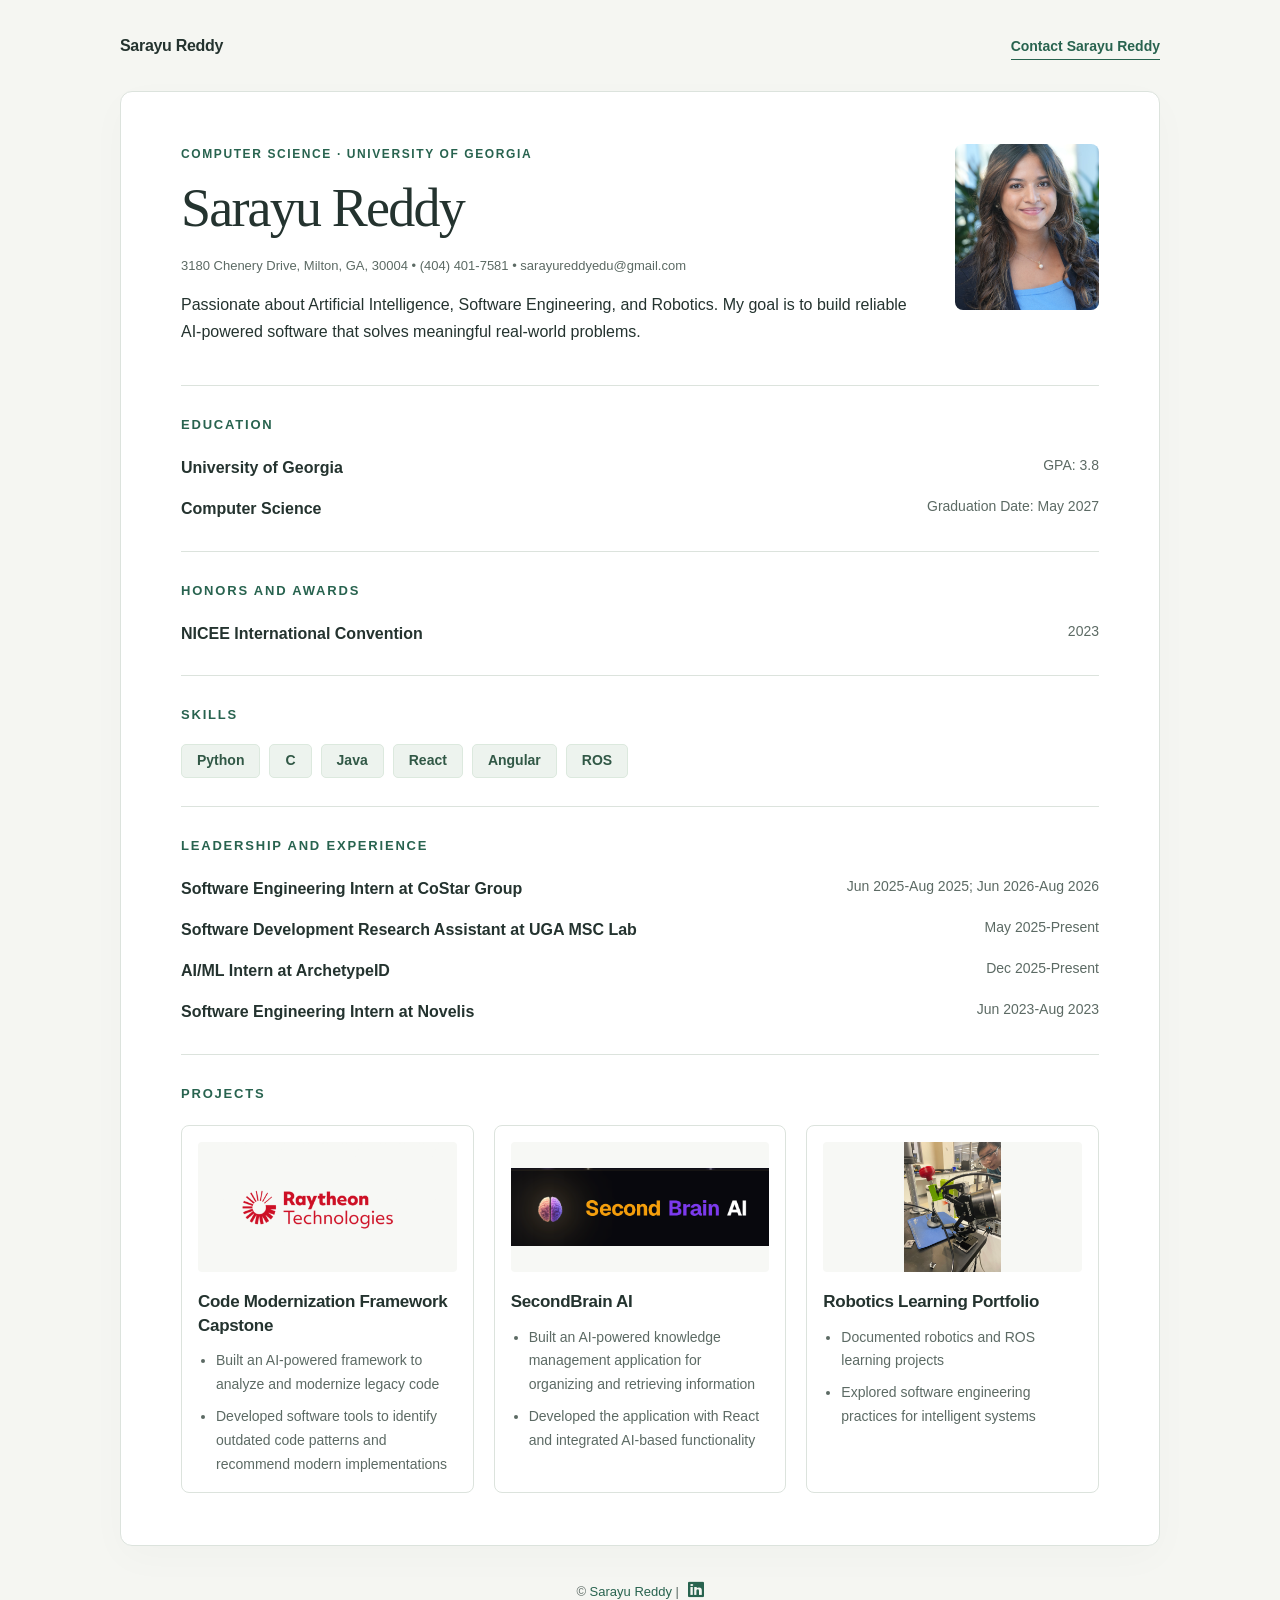
<file: index.html>
<!doctype html>
<html lang="en">
<head>
  <meta charset="utf-8">
  <meta name="viewport" content="width=device-width, initial-scale=1">
  <title>Sarayu Reddy</title>
  <link rel="stylesheet" href="styles.css">
  <link rel="stylesheet" href="https://cdnjs.cloudflare.com/ajax/libs/font-awesome/6.5.2/css/all.min.css">
</head>
<body>
  <nav aria-label="Main navigation">
    <p>Sarayu Reddy</p>
    <p><a href="contact.html">Contact Sarayu Reddy</a></p>
  </nav>

  <main>
    <header class="profile">
    <p class="eyebrow">Computer Science · University of Georgia</p>
    <h1>Sarayu Reddy</h1>
    <img src="images/headshot.jpg" alt="Headshot of Sarayu Reddy" width="180">
    <p>3180 Chenery Drive, Milton, GA, 30004 &bull; (404) 401-7581 &bull; sarayureddyedu@gmail.com</p>
    <p>Passionate about Artificial Intelligence, Software Engineering, and Robotics. My goal is to build reliable AI-powered software that solves meaningful real-world problems.</p>

    </header>
    <hr>

    <section>
      <h2>Education</h2>
      <dl>
        <dt>University of Georgia</dt>
        <dd>GPA: 3.8</dd>
        <dt>Computer Science</dt>
        <dd>Graduation Date: May 2027</dd>
      </dl>
    </section>

    <section>
      <h2>Honors and Awards</h2>
      <dl>
        <dt>NICEE International Convention</dt>
        <dd>2023</dd>
      </dl>
    </section>

    <section>
      <h2>Skills</h2>
      <ul>
        <li>Python</li>
        <li>C</li>
        <li>Java</li>
        <li>React</li>
        <li>Angular</li>
        <li>ROS</li>
      </ul>
    </section>

    <section>
      <h2>Leadership and Experience</h2>
      <dl>
        <dt><a href="https://www.costargroup.com/">Software Engineering Intern at CoStar Group</a></dt>
        <dd>Jun 2025-Aug 2025; Jun 2026-Aug 2026</dd>
        <dt><a href="https://github.com/ORNL-Real-Sim/FIXS">Software Development Research Assistant at UGA MSC Lab</a></dt>
        <dd>May 2025-Present</dd>
        <dt><a href="https://archetypeid.com">AI/ML Intern at ArchetypeID</a></dt>
        <dd>Dec 2025-Present</dd>
        <dt><a href="https://novelis.io/novelis-research-lab/">Software Engineering Intern at Novelis</a></dt>
        <dd>Jun 2023-Aug 2023</dd>
      </dl>
    </section>

    <section>
      <h2>Projects</h2>
      <div>
        <h3>Code Modernization Framework Capstone</h3>
        <img src="images/code-modernization-raytheon.png" alt="Raytheon logo representing the Code Modernization Framework Capstone" width="320">
        <ul>
          <li>Built an AI-powered framework to analyze and modernize legacy code</li>
          <li>Developed software tools to identify outdated code patterns and recommend modern implementations</li>
        </ul>
      </div>
      <div>
        <h3>SecondBrain AI</h3>
        <img src="images/secondbrain-ai.png" alt="Screenshot of the SecondBrain AI application" width="320">
        <ul>
          <li>Built an AI-powered knowledge management application for organizing and retrieving information</li>
          <li>Developed the application with React and integrated AI-based functionality</li>
        </ul>
      </div>
      <div>
        <h3>Robotics Learning Portfolio</h3>
        <img src="images/novelis-project.jpeg" alt="Novelis project photo for the robotics learning portfolio" width="320">
        <ul>
          <li>Documented robotics and ROS learning projects</li>
          <li>Explored software engineering practices for intelligent systems</li>
        </ul>
      </div>
    </section>
  </main>

  <footer>
    <p>&copy; <a href="contact.html">Sarayu Reddy</a> | <a href="https://www.linkedin.com/in/sarayu-reddyy" target="_blank" rel="noopener noreferrer" aria-label="Sarayu Reddy on LinkedIn"><i class="fa-brands fa-linkedin" aria-hidden="true"></i></a></p>
  </footer>
</body>
</html>
</file>
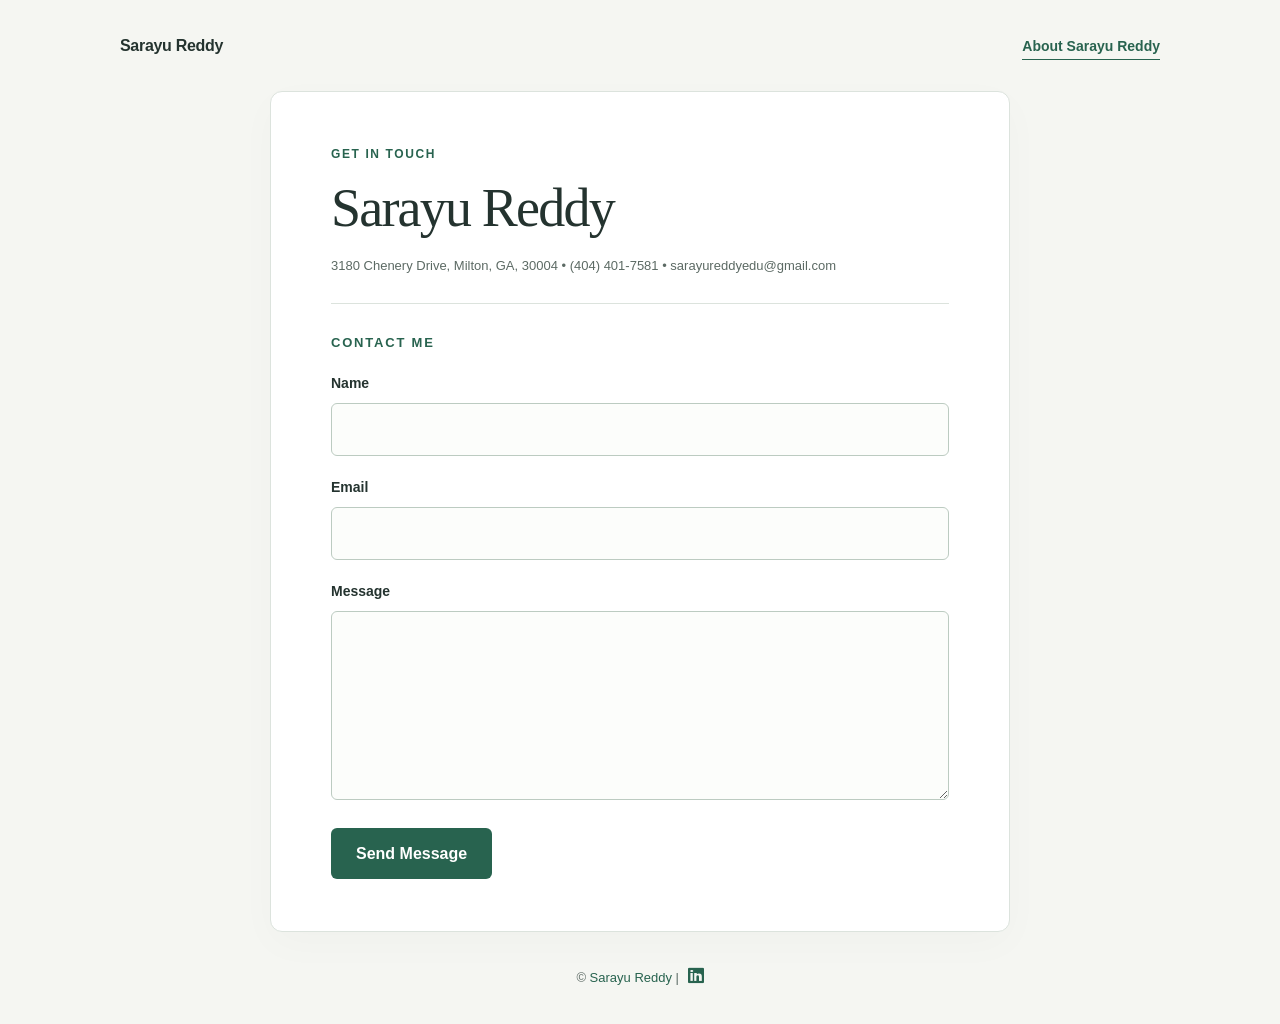
<file: contact.html>
<!doctype html>
<html lang="en">
<head>
  <meta charset="utf-8">
  <meta name="viewport" content="width=device-width, initial-scale=1">
  <title>Sarayu Reddy</title>
  <link rel="stylesheet" href="styles.css">
  <link rel="stylesheet" href="https://cdnjs.cloudflare.com/ajax/libs/font-awesome/6.5.2/css/all.min.css">
</head>
<body>
  <nav aria-label="Main navigation">
    <p>Sarayu Reddy</p>
    <p><a href="index.html">About Sarayu Reddy</a></p>
  </nav>

  <main class="contact-page">
    <p class="eyebrow">Get in touch</p>
    <h1>Sarayu Reddy</h1>
    <p>3180 Chenery Drive, Milton, GA, 30004 &bull; (404) 401-7581 &bull; sarayureddyedu@gmail.com</p>
    <hr>

    <section>
      <h2>Contact Me</h2>
      <form method="POST" action="https://formsubmit.co/sarayureddyedu@gmail.com">
        <p>
          <label for="name">Name</label>
          <input id="name" name="name" type="text" required>
        </p>
        <p>
          <label for="email">Email</label>
          <input id="email" name="email" type="email" required>
        </p>
        <p>
          <label for="message">Message</label>
          <textarea id="message" name="message" rows="6"></textarea>
        </p>
        <button type="submit">Send Message</button>
      </form>
    </section>
  </main>

  <footer>
    <p>&copy; <a href="index.html">Sarayu Reddy</a> | <a href="https://www.linkedin.com/in/sarayu-reddyy" target="_blank" rel="noopener noreferrer" aria-label="Sarayu Reddy on LinkedIn"><i class="fa-brands fa-linkedin" aria-hidden="true"></i></a></p>
  </footer>
</body>
</html>
</file>
<file: styles.css>
:root { color-scheme: light; --ink: #24332f; --muted: #5c6a64; --accent: #28634f; --line: #dce3dd; }
* { box-sizing: border-box; }
body { margin: 0; background: #f5f6f2; color: var(--ink); font-family: "Segoe UI", Arial, sans-serif; font-size: 16px; line-height: 1.7; }
a { color: var(--accent); text-underline-offset: 4px; }
a:hover { color: #153d2f; }
a:focus-visible, button:focus-visible, input:focus-visible, textarea:focus-visible { outline: 3px solid #438d73; outline-offset: 4px; }
nav, main, footer { width: min(1040px, calc(100% - 48px)); margin-inline: auto; }
nav { display: flex; justify-content: space-between; align-items: center; gap: 20px; padding: 16px 0; }
nav p:first-child { font-weight: 700; letter-spacing: -.3px; }
nav a { font-size: 14px; font-weight: 600; text-decoration: none; border-bottom: 1px solid var(--accent); padding-bottom: 5px; }
main { background: #fff; padding: 52px 60px; border: 1px solid var(--line); border-radius: 12px; box-shadow: 0 12px 40px #233b2c06; }
.profile { display: grid; grid-template-columns: 1fr 144px; column-gap: 40px; align-items: start; }
.eyebrow { color: var(--accent); font-size: 12px; font-weight: 700; text-transform: uppercase; letter-spacing: 1.6px; margin: 0 0 12px; }
.profile .eyebrow, .profile h1, .profile p { grid-column: 1; }
h1 { font-family: Georgia, "Times New Roman", serif; font-size: clamp(36px, 5vw, 54px); font-weight: 400; line-height: 1.15; letter-spacing: -1.8px; margin: 0 0 16px; }
.profile > img { grid-column: 2; grid-row: 1 / 5; width: 144px; height: 166px; object-fit: cover; border-radius: 8px; }
.profile p:not(.eyebrow) { margin: 0 0 14px; }
.profile h1 + img + p, .contact-page > h1 + p { color: var(--muted); font-size: 13px; overflow-wrap: anywhere; }
hr { border: 0; border-top: 1px solid var(--line); margin: 26px 0 0; }
section { padding: 28px 0; border-bottom: 1px solid var(--line); }
section:last-child { border-bottom: 0; padding-bottom: 0; }
h2 { font-size: 13px; text-transform: uppercase; letter-spacing: 1.8px; color: var(--accent); margin: 0 0 18px; }
dl { margin: 0; display: grid; grid-template-columns: minmax(0, 1fr) auto; gap: 14px 24px; }
dt { font-weight: 600; }
dt a { color: var(--ink); text-decoration: none; }
dt a:hover { text-decoration: underline; color: var(--accent); }
dd { margin: 0; color: var(--muted); font-size: 14px; text-align: right; }
section > ul { display: flex; flex-wrap: wrap; gap: 9px; list-style: none; padding: 0; margin: 0; }
section > ul li { background: #edf3ee; color: #315846; border: 1px solid #dce9de; border-radius: 5px; padding: 4px 15px; font-size: 14px; font-weight: 600; }
section:has(> div) { display: grid; grid-template-columns: repeat(3, minmax(0, 1fr)); gap: 20px; }
section:has(> div) h2 { grid-column: 1 / -1; margin-bottom: 0; }
section > div { display: flex; flex-direction: column; padding: 16px; border: 1px solid var(--line); border-radius: 8px; }
h3 { font-size: 17px; line-height: 1.4; margin: 18px 0 8px; letter-spacing: -.3px; }
section > div img { order: -1; width: 100%; height: 130px; object-fit: contain; background: #f7f8f5; border-radius: 4px; }
section > div ul { color: var(--muted); font-size: 14px; margin: 4px 0 0; padding-left: 18px; }
section > div li + li { margin-top: 8px; }
footer { text-align: center; font-size: 13px; color: var(--muted); padding: 22px 0; }
footer a { text-decoration: none; }
footer i { font-size: 18px; margin-left: 5px; }
.contact-page { max-width: 740px; }
form p { margin: 0 0 20px; }
label { display: block; font-size: 14px; font-weight: 600; margin-bottom: 7px; }
input, textarea { width: 100%; padding: 12px 14px; border: 1px solid #bccbc1; border-radius: 6px; background: #fcfdfb; color: var(--ink); font: inherit; }
textarea { resize: vertical; }
button { background: var(--accent); color: #fff; border: 0; border-radius: 6px; font: inherit; font-weight: 600; padding: 12px 25px; cursor: pointer; }
button:hover { background: #194936; }
@media (max-width: 760px) {
  main { padding: 32px 28px; }
  .profile { grid-template-columns: 1fr 100px; gap: 0 20px; }
  .profile > img { width: 100px; height: 122px; grid-row: 1 / 3; }
  .profile p:not(.eyebrow) { grid-column: 1 / -1; }
  dl { grid-template-columns: 1fr; gap: 3px; }
  dd { text-align: left; margin-bottom: 14px; }
  dd:last-child { margin-bottom: 0; }
  section:has(> div) { grid-template-columns: 1fr; }
  section > div img { height: 190px; }
}
@media (max-width: 420px) {
  nav, main, footer { width: calc(100% - 28px); }
  main { padding: 26px 20px; }
  nav { gap: 12px; }
  nav a { font-size: 12px; }
  .profile { grid-template-columns: 1fr 76px; gap: 0 14px; }
  .profile > img { width: 76px; height: 96px; }
  .eyebrow { font-size: 10px; letter-spacing: 1px; }
}
@media print {
  body { background: #fff; font-size: 11px; }
  nav, footer { display: none; }
  main { width: 100%; padding: 0; border: 0; box-shadow: none; }
  section { padding: 16px 0; break-inside: avoid; }
  h1 { font-size: 32px; }
  section:has(> div) { gap: 10px; }
  section > div img { height: 80px; }
}
</file>
